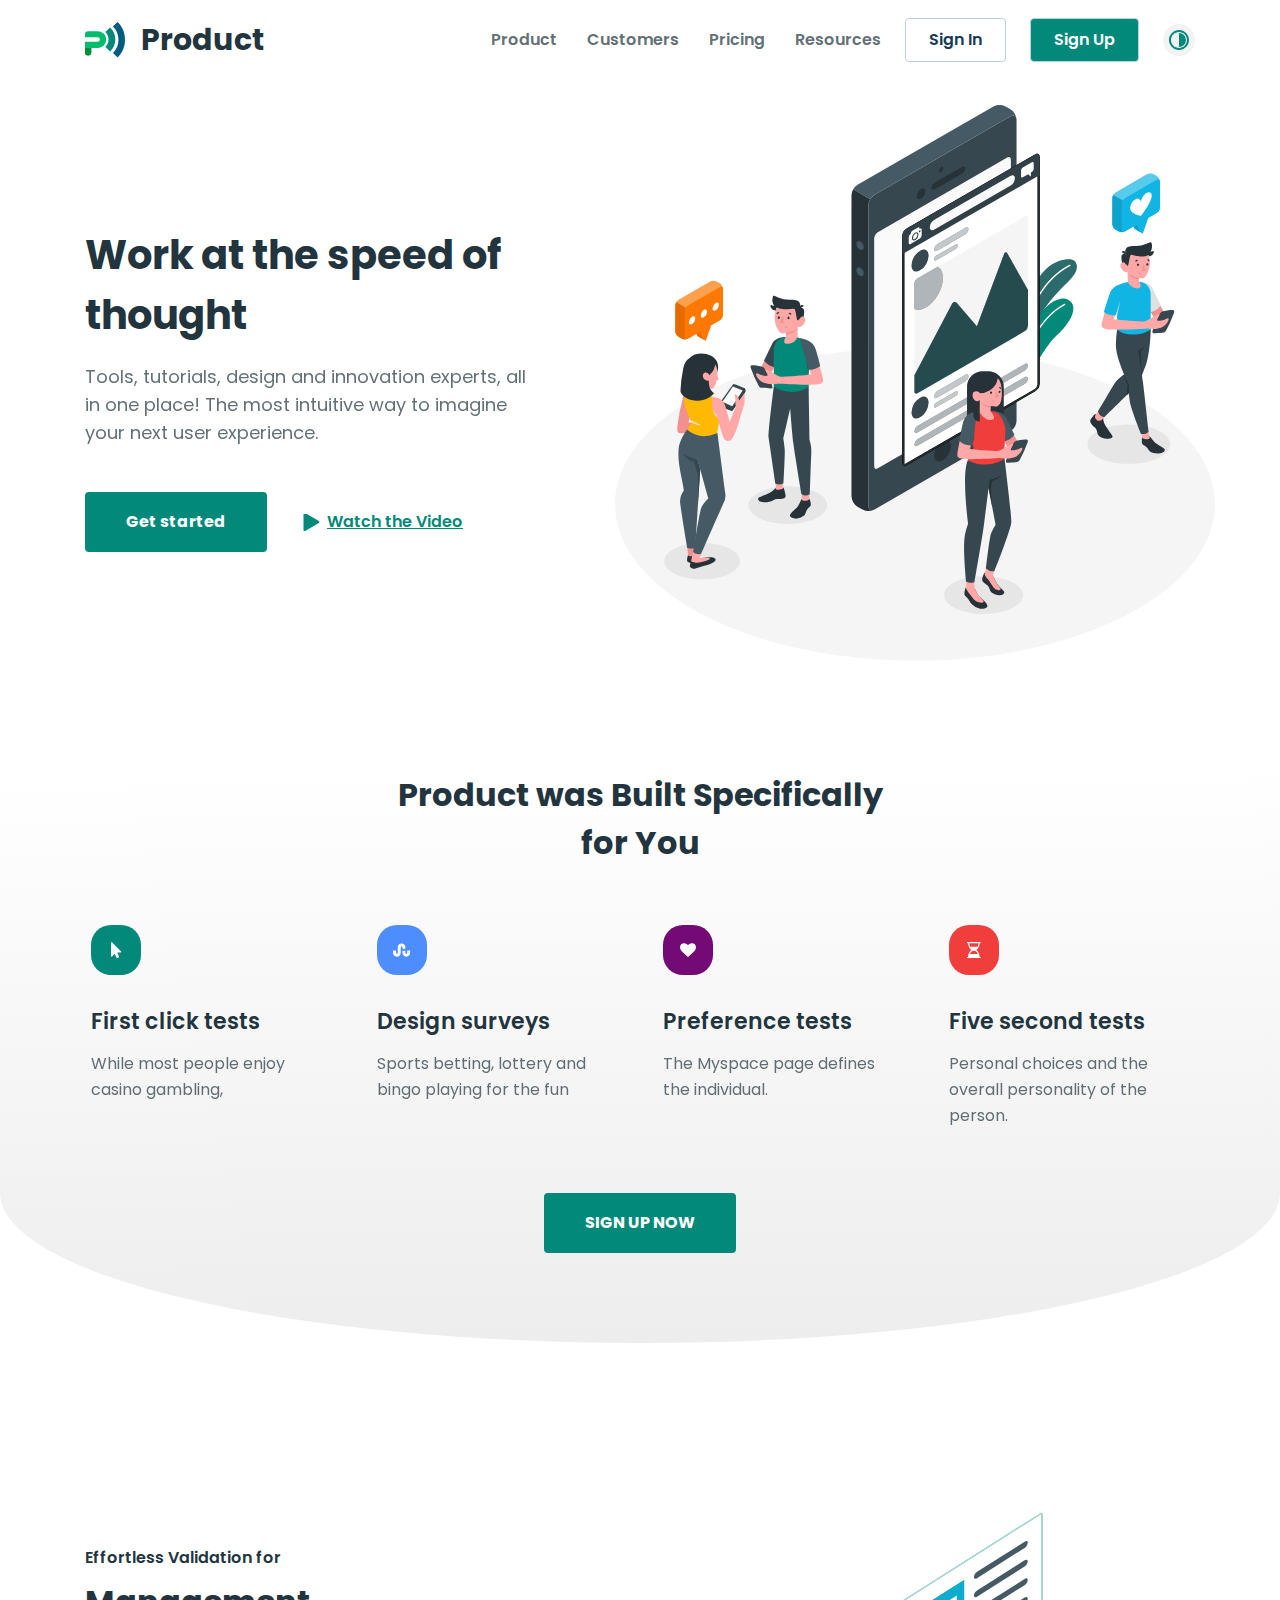
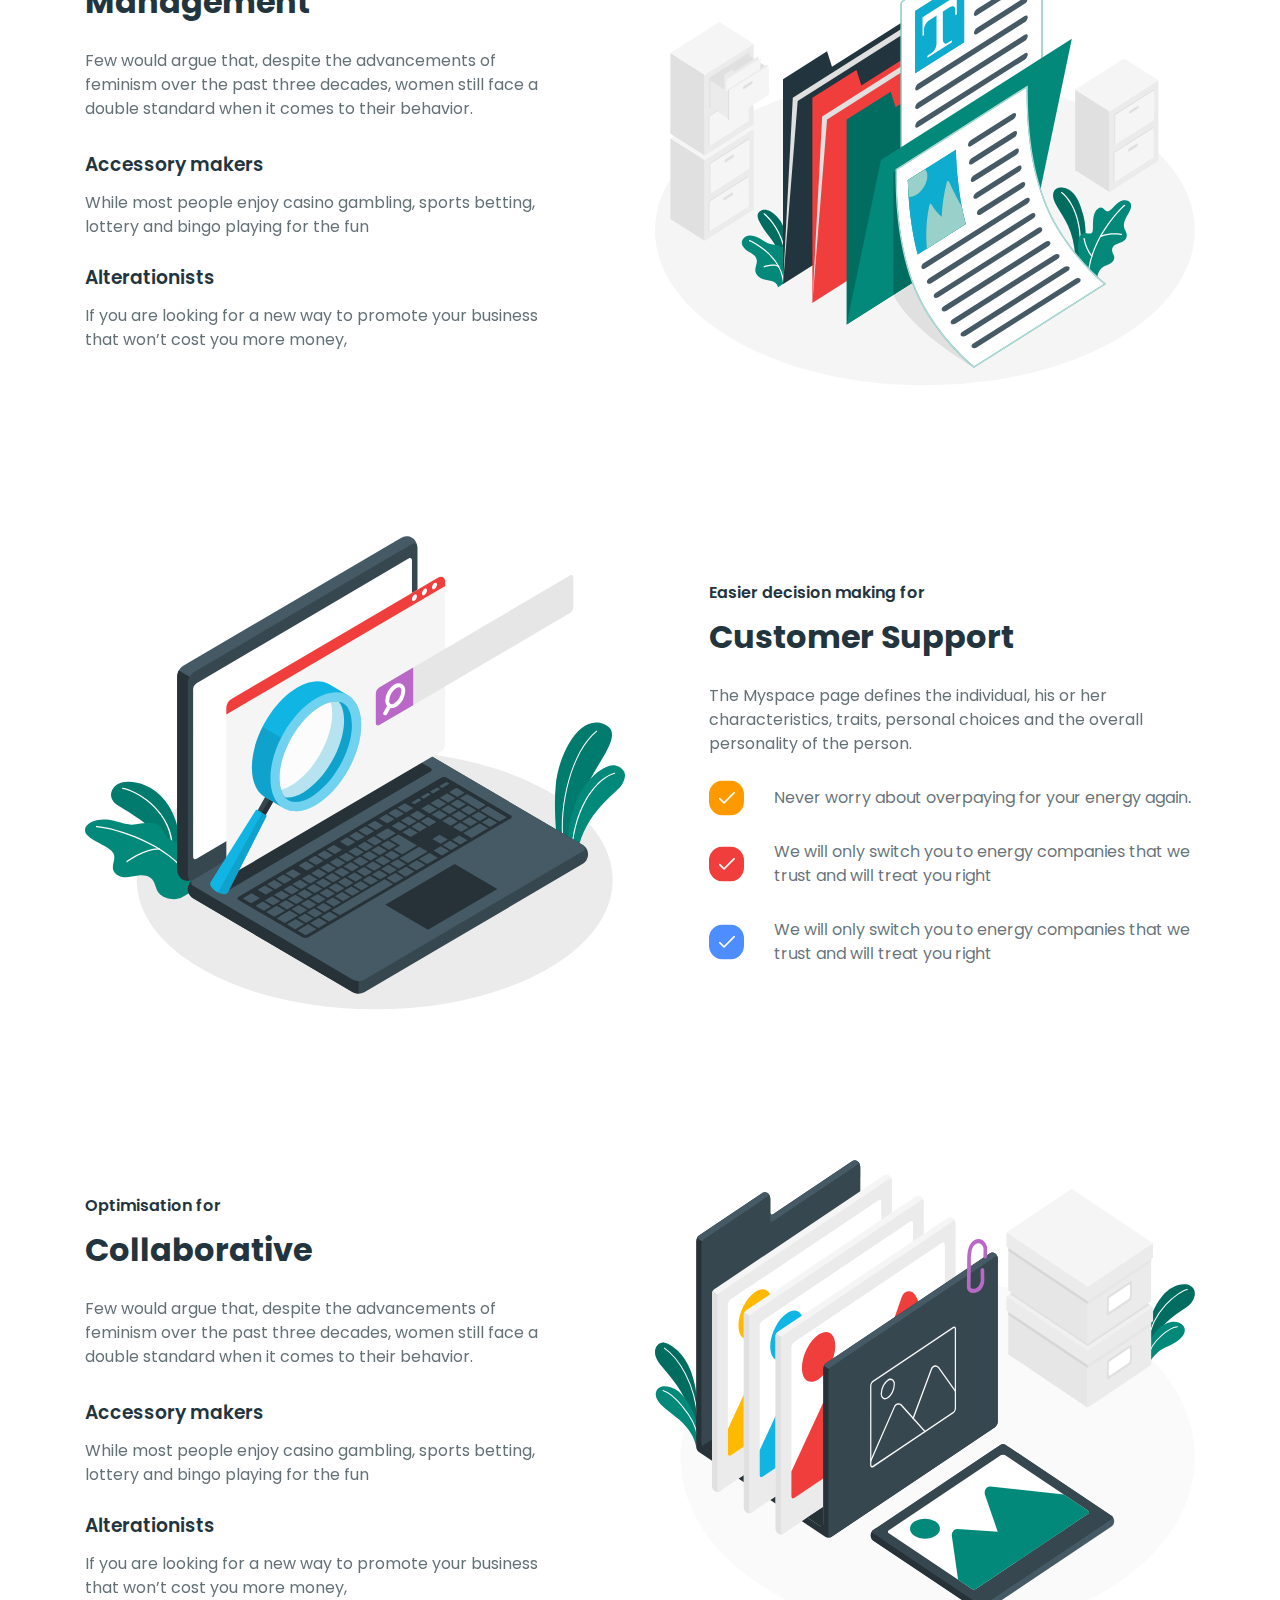
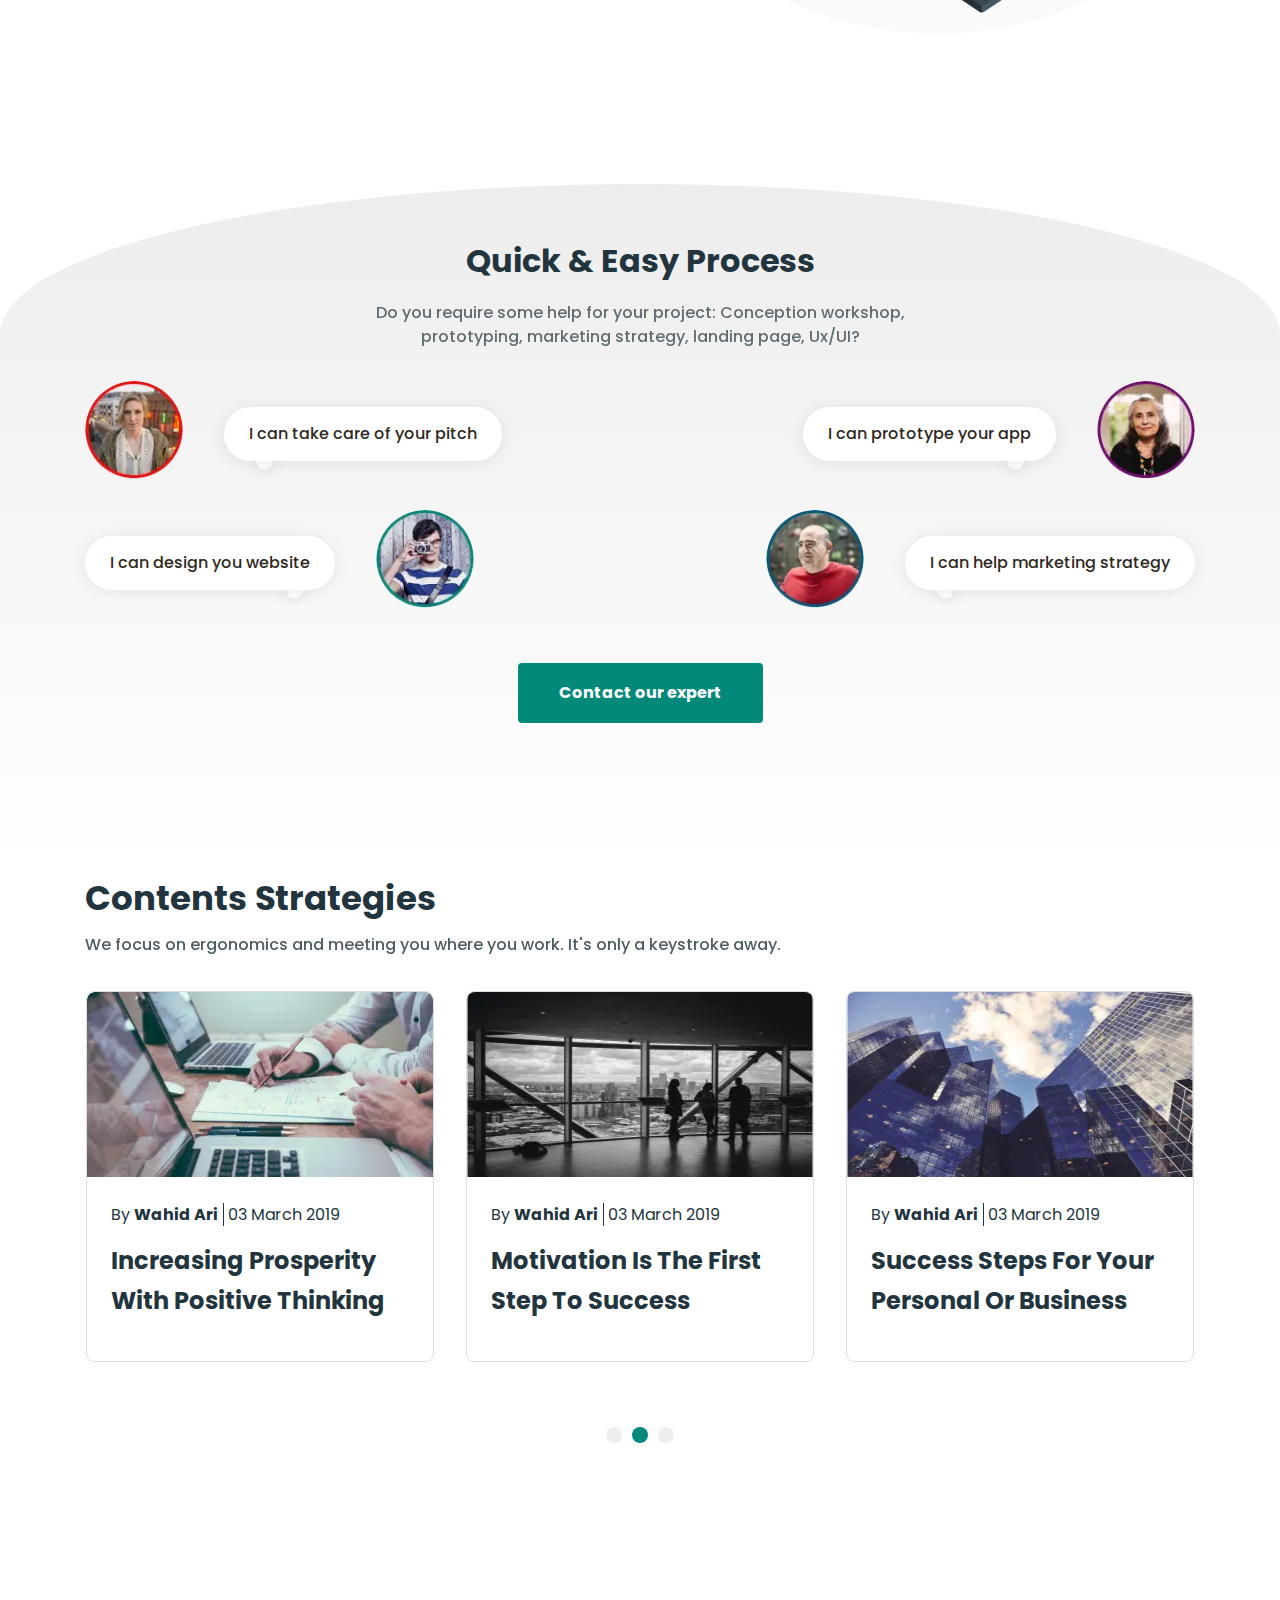
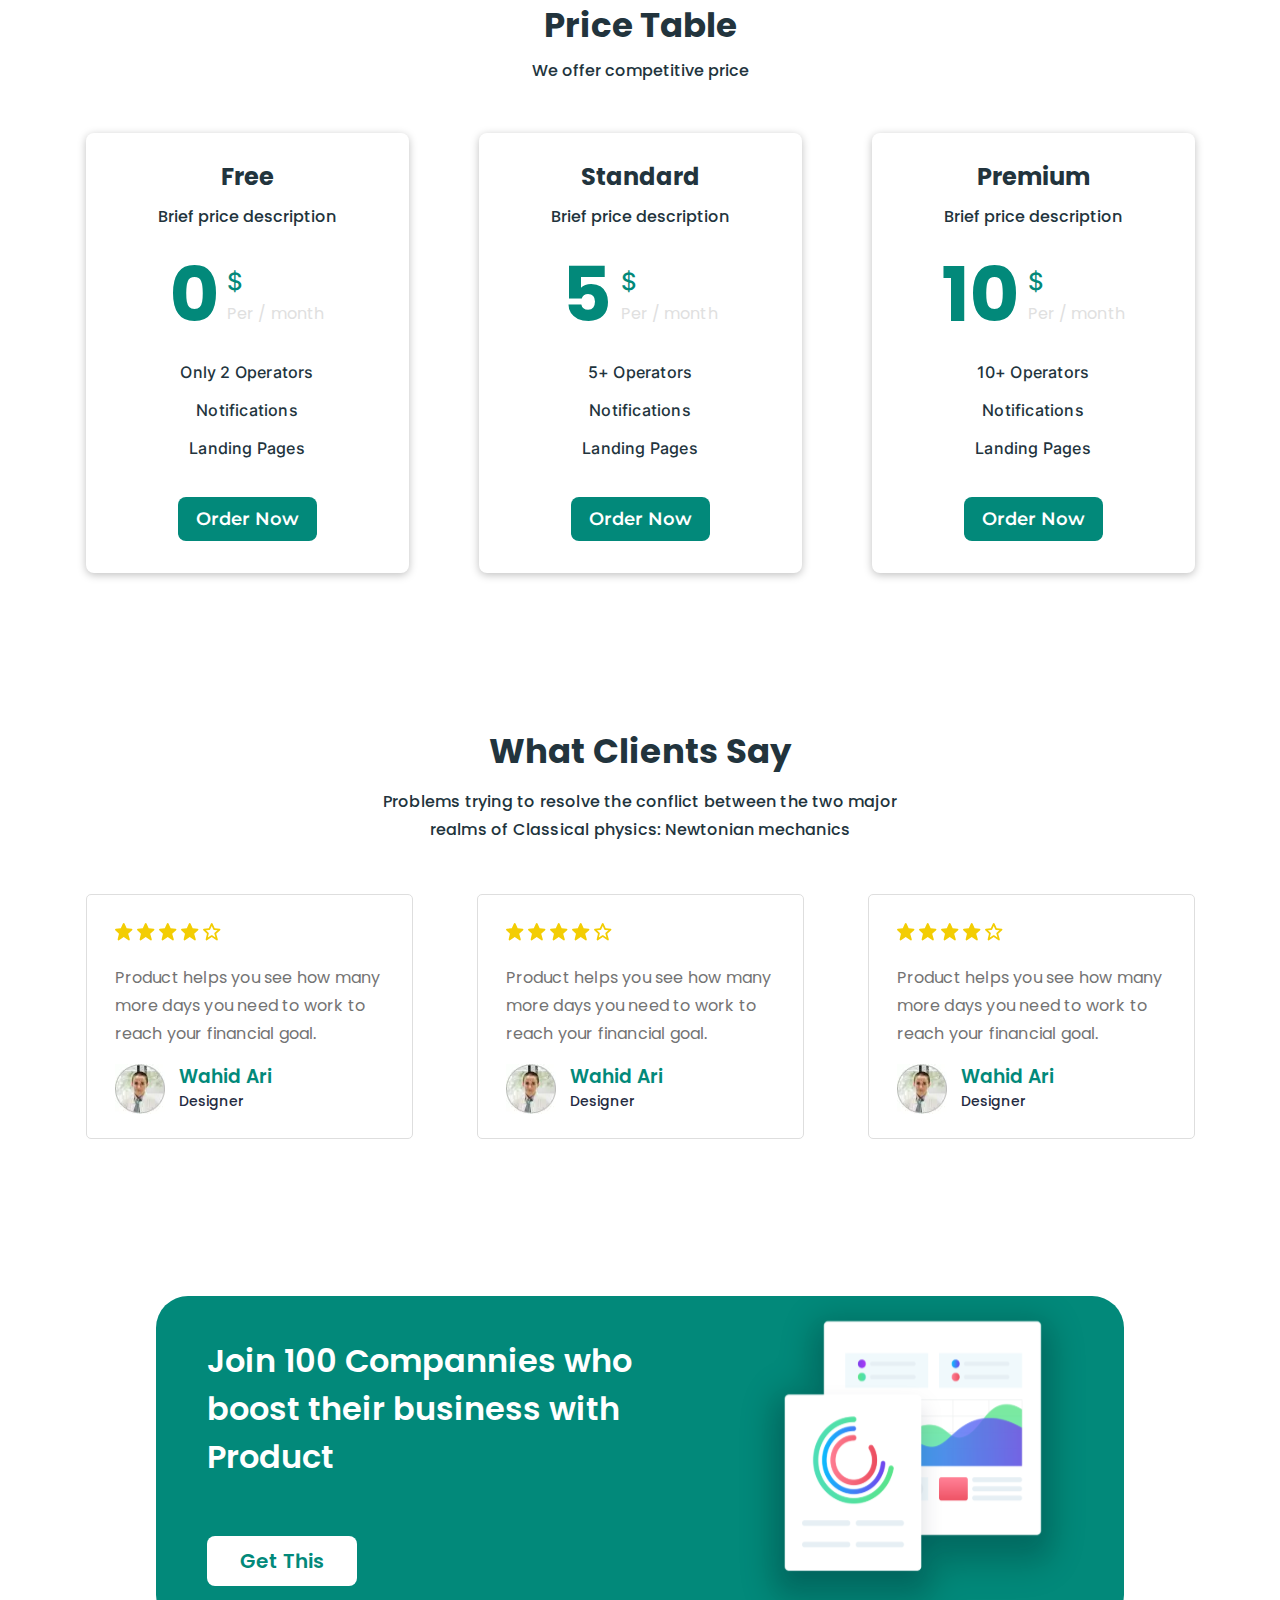
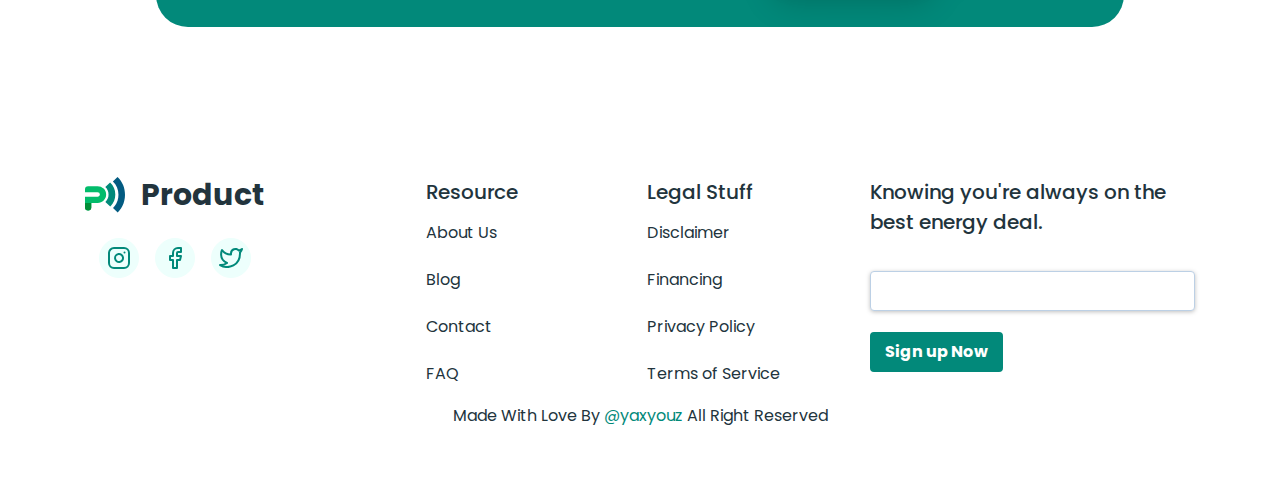
<file: index.html>
<!DOCTYPE html>
<html lang="uz">
<head>
    <meta charset="UTF-8">
    <meta http-equiv="X-UA-Compatible" content="IE=edge">
    <meta name="viewport" content="width=device-width, initial-scale=1.0">
    <title>MyProduct</title>
    <link rel="stylesheet" href="css/main.css">
</head>
<body>
    <h1 class="visually-hidden">MyProduct company</h1>
    <header class="header">
        <div class="container header__container">
            <a class="logo" href="#"><img class="logo__img" src="img/logo.svg" alt="MyProduct logo" width="40" height="36">Product</a>
            <button class="header__burger" type="button">
                <span class="header__burger-inner"></span>
                <span class="visually-hidden">Open/close nav button</span>
            </button>
            <nav class="header__nav">
                <ul class="header__list">
                    <li class="header__item">
                        <a class="header__link" href="#">Product</a>
                    </li>
                    <li class="header__item">
                        <a class="header__link" href="#Customers">Customers</a>
                    </li>
                    <li class="header__item">
                        <a class="header__link" href="pricing.html">Pricing</a>
                    </li>
                    <li class="header__item">
                        <a class="header__link" href="#Resources">Resources</a>
                    </li>
                </ul>
                <div class="header__content">
                    <button class="header__btn-user" type="button"></button>
                    <div class="header__content-btn">
                        <button class="header__btn" type="button">Sign In</button>
                        <button class="header__btn header__btn--up" type="button">Sign Up</button>
                    </div>
                </div>
                <button class="header__btn-toggle" type="button">
                    <span class="visually-hidden">day-night toggle</span>
                </button>
            </nav>
        </div>
    </header>
    <main>
        <div class="intro">
            <div class="container intro__container">
                <div class="intro__content">
                    <p class="intro__title">Work at the speed of thought</p>
                    <p class="intro__descreption">Tools, tutorials, design and innovation experts, all in one place! The most intuitive way to imagine your next user experience.</p>
                    <a class="get-link" href="#">Get started</a>
                    <a class="intro__link" href="#watchthevideo">Watch the Video</a>
                </div>
            </div>
        </div>
        <section class="special">
            <div class="container special__container">
                <p class="special__title">Product  was Built Specifically for You</p>
                <ul class="special__list">
                    <li class="special__item special__item--click">
                        <h3 class="special__item-title">First click tests</h3>
                        <p class="special__item-descreption">While most people enjoy casino gambling,</p>
                    </li>
                    <li class="special__item special__item--surveys">
                        <h3 class="special__item-title">Design surveys</h3>
                        <p class="special__item-descreption">Sports betting, lottery and bingo playing for the fun</p>
                    </li>
                    <li class="special__item special__item--preference">
                        <h3 class="special__item-title">Preference tests</h3>
                        <p class="special__item-descreption">The Myspace page defines the individual.</p>
                    </li>
                    <li class="special__item special__item--second">
                        <h3 class="special__item-title">Five second tests</h3>
                        <p class="special__item-descreption">Personal choices and the overall personality of the person. </p>
                    </li>
                </ul>
                <a class="get-link" href="#SIGNUPNOW">SIGN UP NOW</a>
            </div>
        </section>
        <section class="product">
            <div class="container product__container">
                <ul class="product__list">
                    <li class="product__item">
                        <div class="product__wrapper">
                            <p class="product__item-title">Effortless Validation for</p>
                            <h2 class="product__item-descreption">Management</h2>
                            <p class="product__item-text">Few would argue that, despite the advancements of feminism over the past three decades, women still face a double standard when it comes to their behavior. </p>
                            <h3 class="product__wrapper-title">Accessory makers</h3>
                            <p class="product__wrapper-descreption">While most people enjoy casino gambling, sports betting, lottery and bingo playing for the fun</p>
                            <h3 class="product__wrapper-title">Alterationists</h3>
                            <p class="product__wrapper-descreption product__wrapper-descreption-text">If you are looking for a new way to promote your business that won’t cost you more money, </p>
                        </div>
                        <img class="product__img" src="img/management.svg" alt="management" width="540" height="474">
                    </li>
                    <li class="product__item">
                        <div class="product__wrapper">
                            <p class="product__item-title">Easier decision making for</p>
                            <h2 class="product__item-descreption">Customer Support</h2>
                            <p class="product__item-text">The Myspace page defines the individual, his or her characteristics, traits, personal choices and the overall personality of the person.</p>
                            <ul class="product__wrapper-list">
                                <li class="product__wrapper-item product__wrapper-item--orange">
                                    Never worry about overpaying for your energy again. 
                                </li>
                                <li class="product__wrapper-item product__wrapper-item--red">
                                    We will only switch you to energy companies that we trust and will treat you right
                                </li>
                                <li class="product__wrapper-item product__wrapper-item--blue">
                                    We will only switch you to energy companies that we trust and will treat you right 
                                </li>
                            </ul>
                        </div>
                        <img class="product__img" src="img/support.svg" alt="support" width="540" height="474">
                    </li>
                    <li class="product__item">
                        <div class="product__wrapper">
                            <p class="product__item-title">Optimisation for</p>
                            <h2 class="product__item-descreption">Collaborative</h2>
                            <p class="product__item-text">Few would argue that, despite the advancements of feminism over the past three decades, women still face a double standard when it comes to their behavior. </p>
                            <h3 class="product__wrapper-title">Accessory makers</h3>
                            <p class="product__wrapper-descreption">While most people enjoy casino gambling, sports betting, lottery and bingo playing for the fun</p>
                            <h3 class="product__wrapper-title">Alterationists</h3>
                            <p class="product__wrapper-descreption product__wrapper-descreption-text">If you are looking for a new way to promote your business that won’t cost you more money, </p>
                        </div>
                        <img class="product__img" src="img/collaborative.svg" alt="collaborative" width="540" height="474">
                    </li>
                </ul>
            </div>
        </section>
        <section class="process">
            <div class="container process__container">
                <h2 class="process__title">Quick & Easy Process</h2>
                <p class="process__descreption">Do you require some help for your project: Conception workshop, prototyping, marketing strategy, landing page, Ux/UI?</p>
                <ul class="process__list">
                    <li class="process__item">
                        <picture>
                            <source type="image/webp" srcset="img/pitch@2x.webp 2x, img/pitch.webp 1x">
                            <img class="process__img" src="img/pitch.jpg" srcset="img/pitch@2x.jpg 2x, img/pitch.jpg" alt="pitch" width="98" height="98">
                        </picture>
                        <blockquote class="process__item-title">I can take care of your pitch</blockquote>
                    </li>
                    <li class="process__item">
                        <picture>
                            <source type="image/webp" srcset="img/app@2x.webp 2x, img/app.webp 1x">
                            <img class="process__img" src="img/app.jpg" srcset="img/app@2x.jpg 2x, img/app.jpg" alt="app" width="98" height="98">
                        </picture>
                        <blockquote class="process__item-title process__item-title-after">I can prototype your app</blockquote>
                    </li>
                    <li class="process__item">
                        <picture>
                            <source type="image/webp" srcset="img/design@2x.webp 2x, img/design.webp 1x">
                            <img class="process__img" src="img/design.jpg" srcset="img/design@2x.jpg 2x, img/design.jpg" alt="design" width="98" height="98">
                        </picture>
                        <blockquote class="process__item-title process__item-title-after">I can design you website</blockquote>
                    </li>
                    <li class="process__item">
                        <picture>
                            <source type="image/webp" srcset="img/strategy@2x.webp 2x, img/strategy.webp 1x">
                            <img class="process__img" src="img/strategy.jpg" srcset="img/strategy@2x.jpg 2x, img/strategy.jpg" alt="strategy" width="98" height="98">
                        </picture>
                        <blockquote class="process__item-title">I can help marketing strategy</blockquote>
                    </li>
                </ul>
                <a class="get-link" href="#Contactourexpert">Contact our expert</a>
            </div>
        </section>
        <section class="contents">
            <div class="container contents__container">
                <h2 class="contents__title">Contents Strategies</h2>
                <p class="contents__descreption">We focus on ergonomics and meeting you where you work. It's only a keystroke away. </p>
                <ul class="contents__list">
                    <li class="contents__item">
                        <picture>
                            <source type="image/webp" srcset="img/thinking@2x.webp 2x, img/thinking.webp 1x">
                            <img class="contents__img" src="img/thinking.jpg" srcset="img/thinking@2x.jpg 2x, img/thinking.jpg" alt="thinking" width="348" height="185">
                        </picture>
                        <div class="contents__content">
                            <p class="contents__content-title">By <span class="contents__content-span">Wahid Ari</span>
                                <time datetime="2019-03-03">03 March 2019</time>
                            </p>
                            <p class="contents__content-descreption">Increasing Prosperity With Positive Thinking</p>
                        </div>
                    </li>
                    <li class="contents__item">
                        <picture>
                            <source type="image/webp" srcset="img/success@2x.webp 2x, img/success.webp 1x">
                            <img class="contents__img" src="img/success.jpg" srcset="img/success@2x.jpg 2x, img/success.jpg" alt="success" width="348" height="185">
                        </picture>
                        <div class="contents__content">
                            <p class="contents__content-title">By <span class="contents__content-span">Wahid Ari</span>
                                <time datetime="2019-03-03">03 March 2019</time>
                            </p>
                            <p class="contents__content-descreption">Motivation Is The First Step To Success</p>
                        </div>
                    </li>
                    <li class="contents__item">
                        <picture>
                            <source type="image/webp" srcset="img/business@2x.webp 2x, img/business.webp 1x">
                            <img class="contents__img" src="img/business.jpg" srcset="img/business@2x.jpg 2x, img/business.jpg" alt="business" width="348" height="185">
                        </picture>
                        <div class="contents__content">
                            <p class="contents__content-title">By <span class="contents__content-span">Wahid Ari</span>
                                <time datetime="2019-03-03">03 March 2019</time>
                            </p>
                            <p class="contents__content-descreption">Success Steps For Your Personal Or Business</p>
                        </div>
                    </li>
                </ul>
                <ul class="contents__btn-list">
                    <li class="contents__btn-item">
                        <button class="contents__btn-button"></button>
                    </li>
                    <li class="contents__btn-item">
                        <button class="contents__btn-button contents__btn-button-active"></button>
                    </li>
                    <li class="contents__btn-item">
                        <button class="contents__btn-button"></button>
                    </li>
                </ul>
            </div>
        </section>
        <section class="price">
            <div class="container price__container">
                <h2 class="price__title">Price Table</h2>
                <p class="price__descreption">We offer competitive price</p>
                <ul class="price__list">
                    <li class="price__item">
                        <h3 class="price__item-title">Free</h3>
                        <p class="price__item-descreption">Brief price description</p>
                        <div class="price__content">
                            <p class="price__content-money">0</p>
                            <div class="price__content-per">
                                <p class="price__content-dollar">$</p>
                                <p class="price__content-month">Per / month</p>
                            </div>
                        </div>
                        <ul class="price__pages-list">
                            <li class="price__pages__item">Only 2 Operators</li>
                            <li class="price__pages__item">Notifications</li>
                            <li class="price__pages__item">Landing Pages</li>
                        </ul>
                        <a class="price__link" href="#OrderNow">Order Now</a>
                    </li>
                    <li class="price__item">
                        <h3 class="price__item-title">Standard</h3>
                        <p class="price__item-descreption">Brief price description</p>
                        <div class="price__content">
                            <p class="price__content-money">5</p>
                            <div class="price__content-per">
                                <p class="price__content-dollar">$</p>
                                <p class="price__content-month">Per / month</p>
                            </div>
                        </div>
                        <ul class="price__pages-list">
                            <li class="price__pages__item">5+ Operators</li>
                            <li class="price__pages__item">Notifications</li>
                            <li class="price__pages__item">Landing Pages</li>
                        </ul>
                        <a class="price__link" href="#OrderNow">Order Now</a>
                    </li>
                    <li class="price__item">
                        <h3 class="price__item-title">Premium</h3>
                        <p class="price__item-descreption">Brief price description</p>
                        <div class="price__content">
                            <p class="price__content-money">10</p>
                            <div class="price__content-per">
                                <p class="price__content-dollar">$</p>
                                <p class="price__content-month">Per / month</p>
                            </div>
                        </div>
                        <ul class="price__pages-list">
                            <li class="price__pages__item">10+ Operators</li>
                            <li class="price__pages__item">Notifications</li>
                            <li class="price__pages__item">Landing Pages</li>
                        </ul>
                        <a class="price__link" href="#OrderNow">Order Now</a>
                    </li>
                </ul>
            </div>
        </section>
        <section class="clients">
            <div class="container clients__container">
                <h2 class="clients__title">What Clients Say</h2>
                <p class="clients__descreption">Problems trying to resolve the conflict between 
                    the two major realms of Classical physics: Newtonian mechanics </p>
                <ul class="clients__list">
                    <li class="clients__item">
                        <ul class="clients__star-list">
                            <li class="clients__star-item">
                                <img src="img/star-yellow.svg" alt="star-yellow" width="18" height="18">
                            </li>
                            <li class="clients__star-item">
                                <img src="img/star-yellow.svg" alt="star-yellow" width="18" height="18">
                            </li>
                            <li class="clients__star-item">
                                <img src="img/star-yellow.svg" alt="star-yellow" width="18" height="18">
                            </li>
                            <li class="clients__star-item">
                                <img src="img/star-yellow.svg" alt="star-yellow" width="18" height="18">
                            </li>
                            <li class="clients__star-item">
                                <img src="img/star-white.svg" alt="star-white" width="18" height="18">
                            </li>
                        </ul>
                        <p class="clients__item-title">Product helps you see how many more days you need to work to reach your financial goal.</p>
                        <div class="clients__content">
                            <picture>
                                <source type="image/webp" srcset="img/wahid@2x.webp 2x, img/wahid.webp 1x">
                                <img class="clients__img" src="img/wahid.jpg" srcset="img/wahid@2x.jpg 2x, img/wahid.jpg" alt="wahid" width="50" height="50">
                            </picture>
                            <div class="clients__content-designer">
                                <h3 class="clients__content-title">Wahid Ari</h3>
                                <p class="clients__content-descreption">Designer</p>
                            </div>
                        </div>
                    </li>
                    <li class="clients__item">
                        <ul class="clients__star-list">
                            <li class="clients__star-item">
                                <img src="img/star-yellow.svg" alt="star-yellow" width="18" height="18">
                            </li>
                            <li class="clients__star-item">
                                <img src="img/star-yellow.svg" alt="star-yellow" width="18" height="18">
                            </li>
                            <li class="clients__star-item">
                                <img src="img/star-yellow.svg" alt="star-yellow" width="18" height="18">
                            </li>
                            <li class="clients__star-item">
                                <img src="img/star-yellow.svg" alt="star-yellow" width="18" height="18">
                            </li>
                            <li class="clients__star-item">
                                <img src="img/star-white.svg" alt="star-white" width="18" height="18">
                            </li>
                        </ul>
                        <p class="clients__item-title">Product helps you see how many more days you need to work to reach your financial goal.</p>
                        <div class="clients__content">
                            <picture>
                                <source type="image/webp" srcset="img/wahid@2x.webp 2x, img/wahid.webp 1x">
                                <img class="clients__img" src="img/wahid.jpg" srcset="img/wahid@2x.jpg 2x, img/wahid.jpg" alt="wahid" width="50" height="50">
                            </picture>
                            <div class="clients__content-designer">
                                <h3 class="clients__content-title">Wahid Ari</h3>
                                <p class="clients__content-descreption">Designer</p>
                            </div>
                        </div>
                    </li>
                    <li class="clients__item">
                        <ul class="clients__star-list">
                            <li class="clients__star-item">
                                <img src="img/star-yellow.svg" alt="star-yellow" width="18" height="18">
                            </li>
                            <li class="clients__star-item">
                                <img src="img/star-yellow.svg" alt="star-yellow" width="18" height="18">
                            </li>
                            <li class="clients__star-item">
                                <img src="img/star-yellow.svg" alt="star-yellow" width="18" height="18">
                            </li>
                            <li class="clients__star-item">
                                <img src="img/star-yellow.svg" alt="star-yellow" width="18" height="18">
                            </li>
                            <li class="clients__star-item">
                                <img src="img/star-white.svg" alt="star-white" width="18" height="18">
                            </li>
                        </ul>
                        <p class="clients__item-title">Product helps you see how many more days you need to work to reach your financial goal.</p>
                        <div class="clients__content">
                            <picture>
                                <source type="image/webp" srcset="img/wahid@2x.webp 2x, img/wahid.webp 1x">
                                <img class="clients__img" src="img/wahid.jpg" srcset="img/wahid@2x.jpg 2x, img/wahid.jpg" alt="wahid" width="50" height="50">
                            </picture>
                            <div class="clients__content-designer">
                                <h3 class="clients__content-title">Wahid Ari</h3>
                                <p class="clients__content-descreption">Designer</p>
                            </div>
                        </div>
                    </li>
                </ul>
            </div>
        </section>
        <div class="cta">
            <div class="container cta__container">
                <div class="cta__wrapper">
                    <div class="cta__content">
                        <p class="cta__title">Join 100 Compannies who boost their business with Product</p>
                        <a class="cta__link" href="#GetThis">Get This</a>
                    </div>
                    <img class="cta__img" src="img/cta-img.svg" alt="cta" width="351" height="331">
                </div>
            </div>
        </div>
    </main>
    <footer class="footer">
        <div class="container footer__container">
            <div class="footer__wrapper">
                <div class="footer__content">
                    <a class="logo" href="#"><img class="logo__img" src="img/logo.svg" alt="MyProduct logo" width="40" height="36">Product</a>
                    <ul class="footer__icon-list">
                        <li class="footer__icon-item">
                            <a class="footer__icon-link footer__icon-link-instagram" target="_blank" href="https://www.instagram.com/"></a>
                        </li>
                        <li class="footer__icon-item">
                            <a class="footer__icon-link footer__icon-link-facebook" target="_blank" href="https://www.facebook.com/"></a>
                        </li>
                        <li class="footer__icon-item">
                            <a class="footer__icon-link footer__icon-link-twitter" target="_blank" href="https://www.twitter.com/"></a>
                        </li>
                    </ul>
                </div>
                <ul class="footer__list">
                    <li class="footer__item">
                        <h3 class="footer__item-title">Resource</h3>
                        <ul class="footer__item-list">
                            <li class="footer__item-item">
                                <a class="footer__item-link" href="#AboutUs">About Us</a>
                            </li>
                            <li class="footer__item-item">
                                <a class="footer__item-link" href="#Blog">Blog</a>
                            </li>
                            <li class="footer__item-item">
                                <a class="footer__item-link" href="#Contact">Contact</a>
                            </li>
                            <li class="footer__item-item">
                                <a class="footer__item-link" href="#FAQ">FAQ</a>
                            </li>
                        </ul>
                    </li>
                    <li class="footer__item">
                        <h3 class="footer__item-title">Legal Stuff</h3>
                        <ul class="footer__item-list">
                            <li class="footer__item-item">
                                <a class="footer__item-link" href="#Disclaimer">Disclaimer</a>
                            </li>
                            <li class="footer__item-item">
                                <a class="footer__item-link" href="#Financing">Financing</a>
                            </li>
                            <li class="footer__item-item">
                                <a class="footer__item-link" href="#PrivacyPolicy">Privacy Policy</a>
                            </li>
                            <li class="footer__item-item">
                                <a class="footer__item-link" href="#TermsofService">Terms of Service</a>
                            </li>
                        </ul>
                    </li>
                </ul>
                <div class="footer__form-content">
                    <p class="footer__form-title">Knowing you're always on the best energy deal. 
                    </p>
                    <form class="footer__form" method="get">
                        <input class="footer__form-input" required type="email" name="email">
                        <button class="footer__btn" type="submit">Sign up Now</button>
                    </form>
                </div>
            </div>
            <p class="footer__descreption">Made With Love By <a class="footer__link" target="_blank" href="https://yaxyouz.netlify.app/" >@yaxyouz</a> All Right Reserved 
            </p>
        </div>
    </footer>
    <script src="js/main.js"></script>
</body>
</html>
</file>
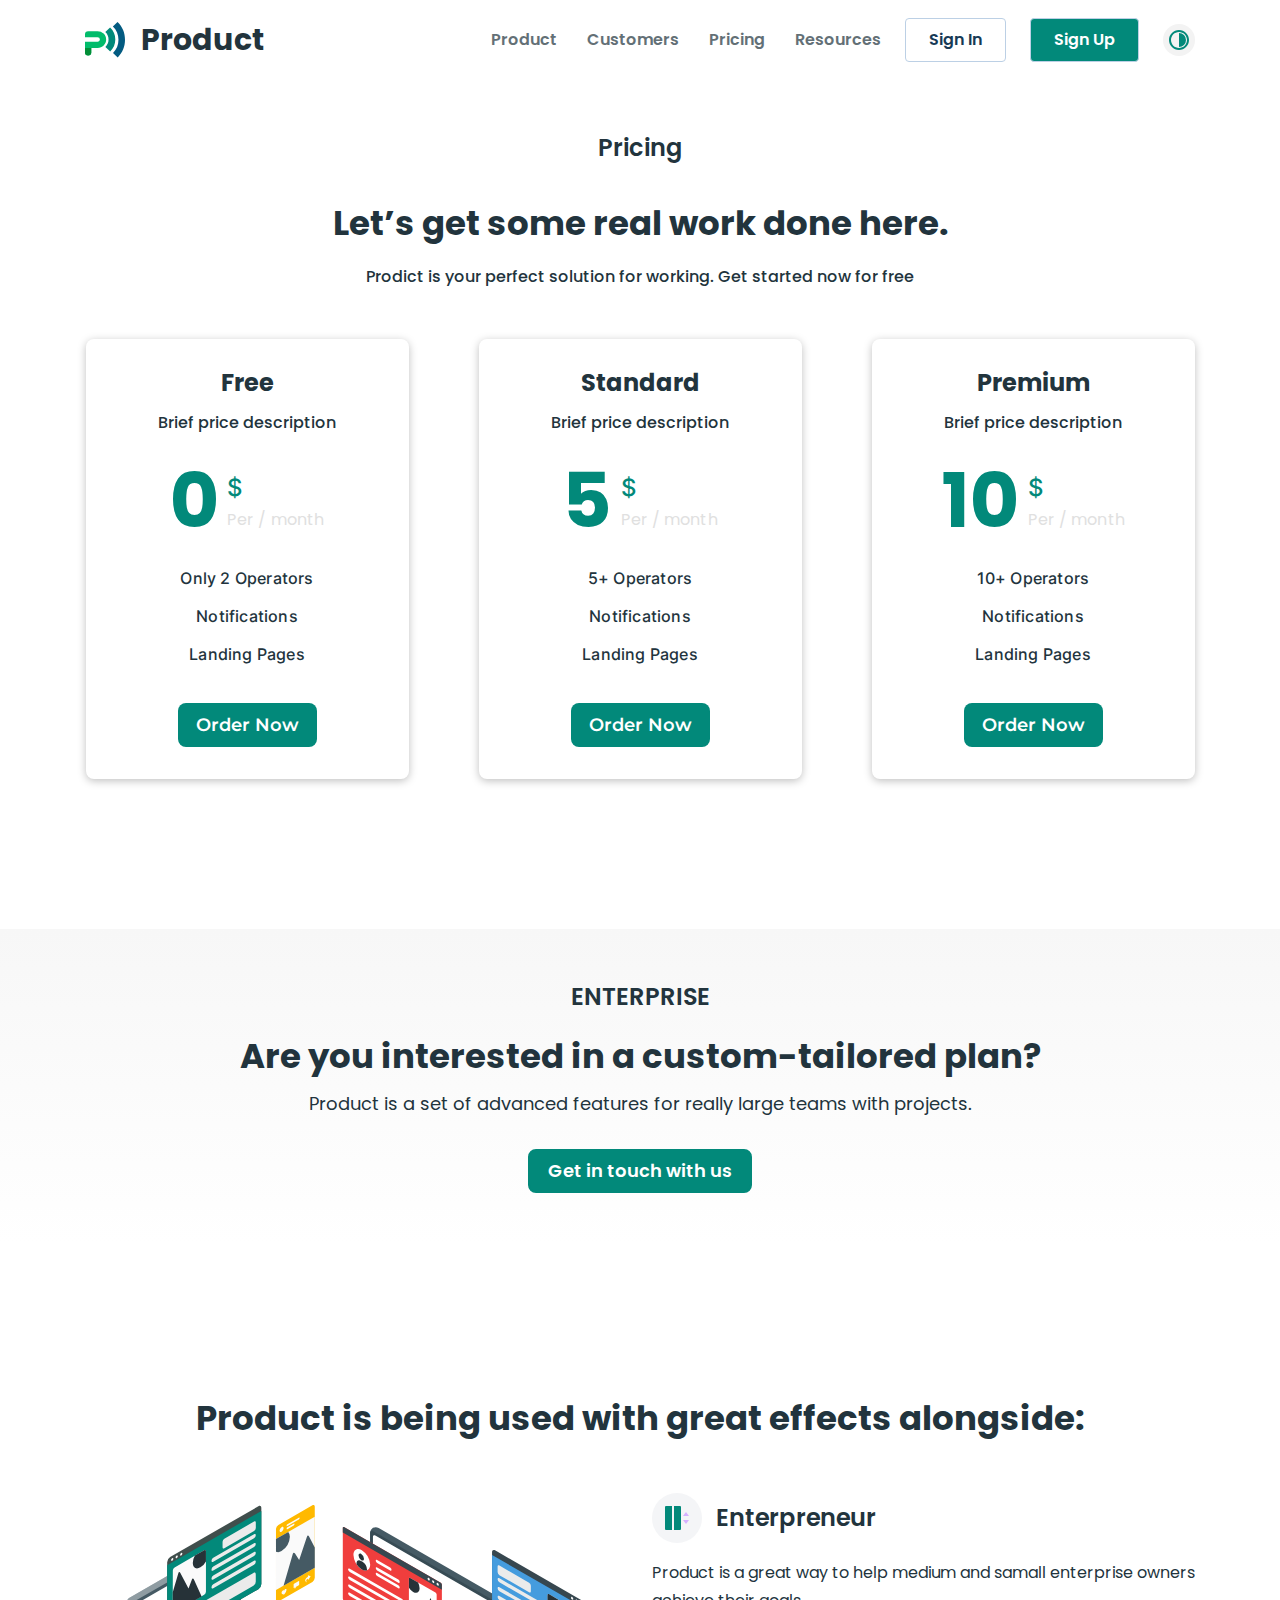
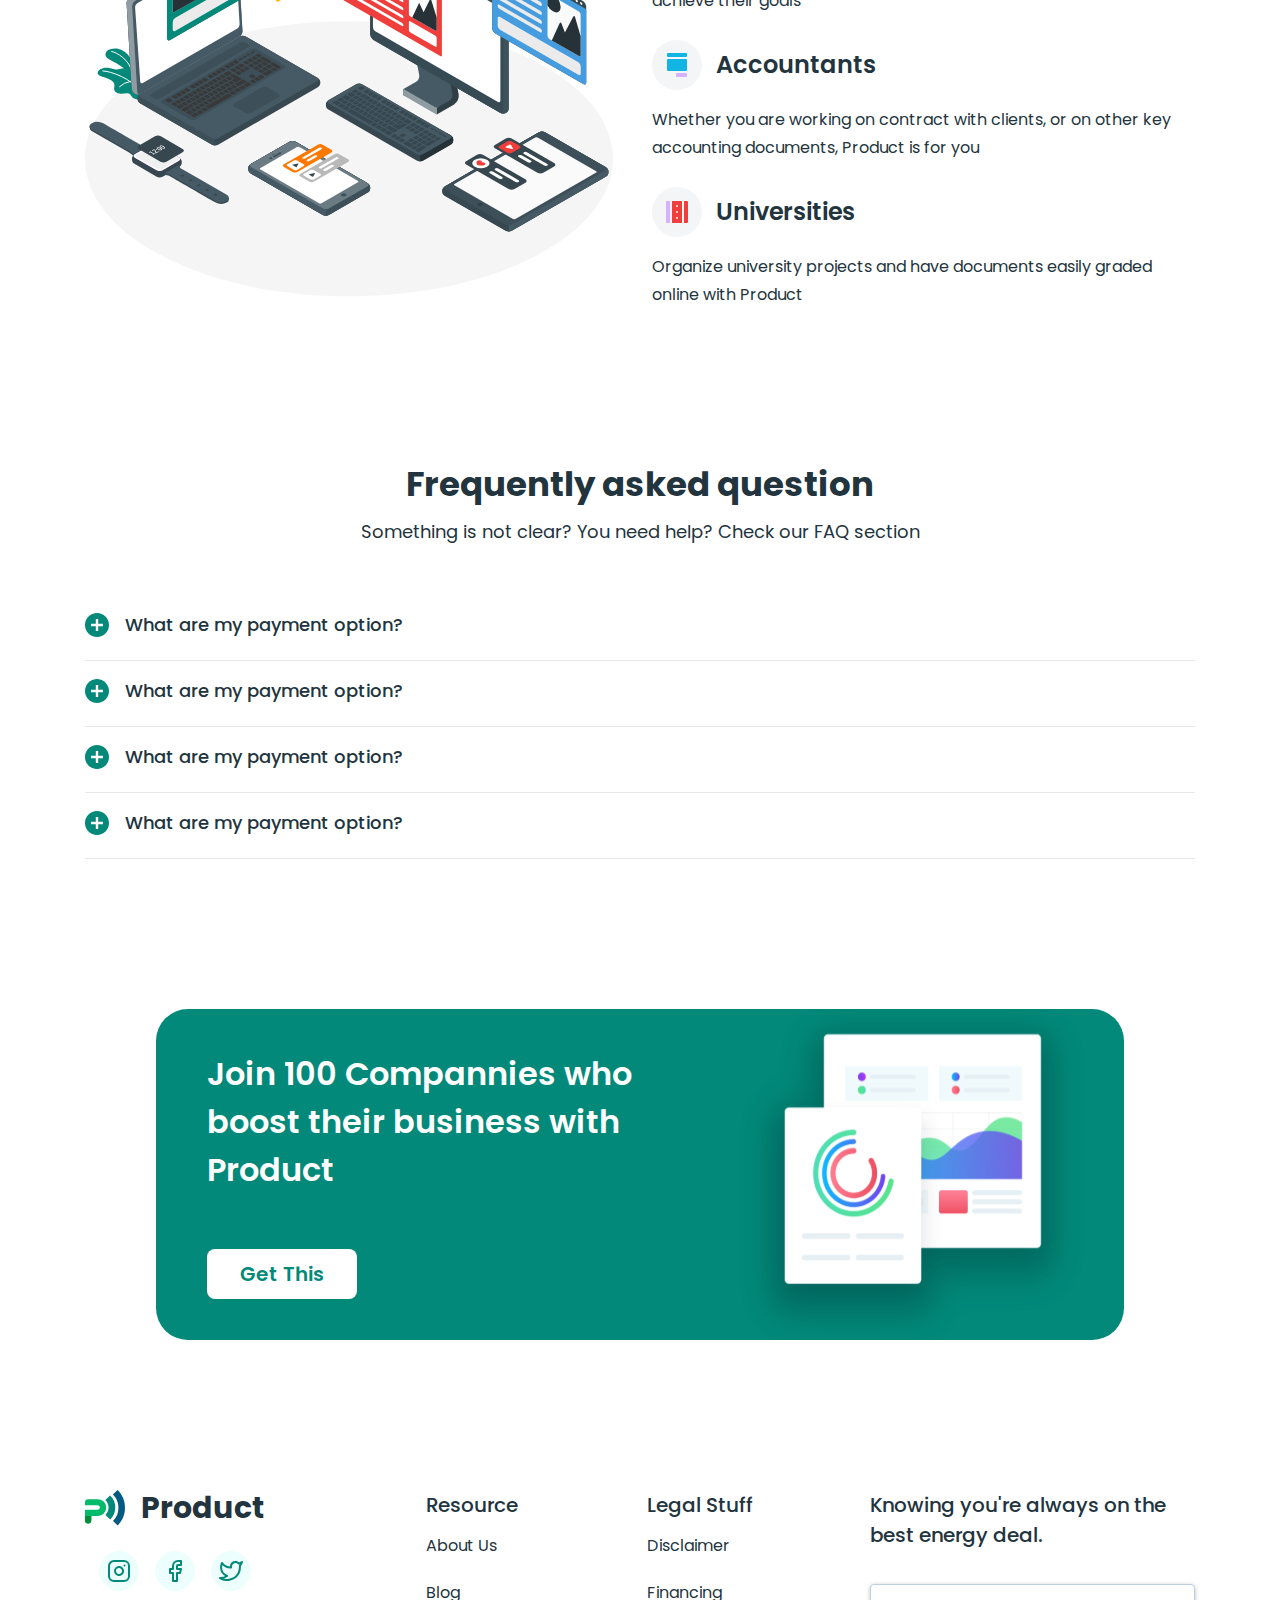
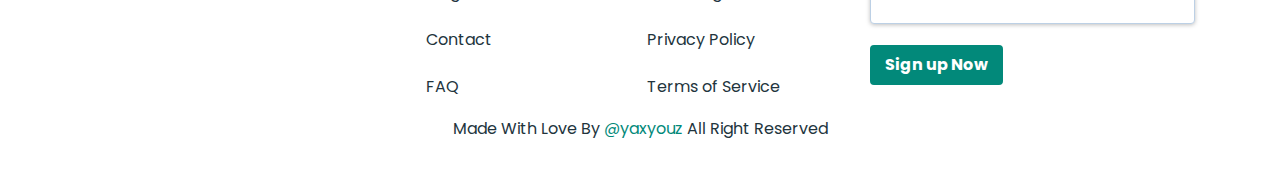
<file: pricing.html>
<!DOCTYPE html>
<html lang="uz">
<head>
  <meta charset="UTF-8">
  <meta http-equiv="X-UA-Compatible" content="IE=edge">
  <meta name="viewport" content="width=device-width, initial-scale=1.0">
  <title>Pricing</title>
  <link rel="stylesheet" href="css/main.css">
</head>
<body>
  <h1 class="visually-hidden">pricing page</h1>
  <header class="header">
        <div class="container header__container">
            <a class="logo" href="#"><img class="logo__img" src="img/logo.svg" alt="MyProduct logo" width="40" height="36">Product</a>
            <button class="header__burger" type="button">
                <span class="header__burger-inner"></span>
                <span class="visually-hidden">Open/close nav button</span>
            </button>
            <nav class="header__nav">
                <ul class="header__list">
                    <li class="header__item">
                        <a class="header__link" href="index.html">Product</a>
                    </li>
                    <li class="header__item">
                        <a class="header__link" href="#Customers">Customers</a>
                    </li>
                    <li class="header__item">
                        <a class="header__link" href="#">Pricing</a>
                    </li>
                    <li class="header__item">
                        <a class="header__link" href="#Resources">Resources</a>
                    </li>
                </ul>
                <div class="header__content">
                    <button class="header__btn-user" type="button"></button>
                    <div class="header__content-btn">
                        <button class="header__btn" type="button">Sign In</button>
                        <button class="header__btn header__btn--up" type="button">Sign Up</button>
                    </div>
                </div>
                <button class="header__btn-toggle" type="button">
                    <span class="visually-hidden">day-night toggle</span>
                </button>
            </nav>
        </div>
    </header>
    <main>
      <section class="price">
            <div class="container price__container price__container--pricing">
              <h2 class="price__title-pricing">Pricing</h2>
                <p class="price__title">Let’s get some real work done here.</p>
                <p class="price__descreption price__descreption--pricing">Prodict is your perfect solution for working. Get started now for free</p>
                <ul class="price__list">
                    <li class="price__item">
                        <h3 class="price__item-title">Free</h3>
                        <p class="price__item-descreption">Brief price description</p>
                        <div class="price__content">
                            <p class="price__content-money">0</p>
                            <div class="price__content-per">
                                <p class="price__content-dollar">$</p>
                                <p class="price__content-month">Per / month</p>
                            </div>
                        </div>
                        <ul class="price__pages-list">
                            <li class="price__pages__item">Only 2 Operators</li>
                            <li class="price__pages__item">Notifications</li>
                            <li class="price__pages__item">Landing Pages</li>
                        </ul>
                        <a class="price__link" href="#OrderNow">Order Now</a>
                    </li>
                    <li class="price__item">
                        <h3 class="price__item-title">Standard</h3>
                        <p class="price__item-descreption">Brief price description</p>
                        <div class="price__content">
                            <p class="price__content-money">5</p>
                            <div class="price__content-per">
                                <p class="price__content-dollar">$</p>
                                <p class="price__content-month">Per / month</p>
                            </div>
                        </div>
                        <ul class="price__pages-list">
                            <li class="price__pages__item">5+ Operators</li>
                            <li class="price__pages__item">Notifications</li>
                            <li class="price__pages__item">Landing Pages</li>
                        </ul>
                        <a class="price__link" href="#OrderNow">Order Now</a>
                    </li>
                    <li class="price__item">
                        <h3 class="price__item-title">Premium</h3>
                        <p class="price__item-descreption">Brief price description</p>
                        <div class="price__content">
                            <p class="price__content-money">10</p>
                            <div class="price__content-per">
                                <p class="price__content-dollar">$</p>
                                <p class="price__content-month">Per / month</p>
                            </div>
                        </div>
                        <ul class="price__pages-list">
                            <li class="price__pages__item">10+ Operators</li>
                            <li class="price__pages__item">Notifications</li>
                            <li class="price__pages__item">Landing Pages</li>
                        </ul>
                        <a class="price__link" href="#OrderNow">Order Now</a>
                    </li>
                </ul>
            </div>
        </section>
        <section class="enterprise">
          <div class="container enterprise__container">
            <h2 class="enterprise__title">ENTERPRISE</h2>
            <p class="enterprise__descreption">Are you interested  in a custom-tailored plan?</p>
            <p class="enterprise__text">Product is a set of advanced features for really large teams with projects.</p>
            <a href="#Getintouchwithus" class="enterprise__link">Get in touch with us</a>
          </div>
        </section>
        <section class="effect">
          <div class="container effect__container">
            <p class="effect__title">Product is being used with great effects alongside:</p>
            <div class="effect__wrapper">
              <picture>
                <source media="(max-width: 729px)" srcset="img/effect-img-mobile.svg">
                <img class="effect__img" 
                  src="img/effect-img.svg" 
                  alt="effect-img" 
                  width="528" height="392">
              </picture>
              <ul class="effect__list">
                <li class="effect__item">
                  <h3 class="effect__item-title effect__item-title--enterpreneur">Enterpreneur</h3>
                  <p class="effect__item-descreption">Product is a great way to help medium and samall enterprise owners achieve their goals</p>
                </li>
                <li class="effect__item">
                  <h3 class="effect__item-title effect__item-title--accountants">Accountants</h3>
                  <p class="effect__item-descreption">Whether you are working on contract with clients, or on other key accounting documents, Product is for you</p>
                </li>
                <li class="effect__item">
                  <h3 class="effect__item-title effect__item-title--universities">Universities</h3>
                  <p class="effect__item-descreption">Organize university projects and have documents easily graded online with Product</p>
                </li>
              </ul>
            </div>
          </div>
        </section>
        <section class="question">
          <div class="container question__container">
            <h2 class="question__title">Frequently asked question</h2>
            <p class="question__descreption">Something is not clear? You need help? Check our FAQ section</p>
            <ul class="question__list">
              <li class="question__item">
                <button class="question__item-btn">What are my payment option?</button>
                <p class="question__item-descreption">After creating your account you will have an oppurtunity to create your first project that will be associated withthe collaborators e-mail. An invitation  will be sent automatically. Then, invited user will have to confirm his account by e-mail and finish userd onboarding.</p>
              </li>
              <li class="question__item">
                <button class="question__item-btn">What are my payment option?</button>
                <p class="question__item-descreption">After creating your account you will have an oppurtunity to create your first project that will be associated withthe collaborators e-mail. An invitation  will be sent automatically. Then, invited user will have to confirm his account by e-mail and finish userd onboarding.</p>
              </li>
              <li class="question__item">
                <button class="question__item-btn">What are my payment option?</button>
                <p class="question__item-descreption">After creating your account you will have an oppurtunity to create your first project that will be associated withthe collaborators e-mail. An invitation  will be sent automatically. Then, invited user will have to confirm his account by e-mail and finish userd onboarding.</p>
              </li>
              <li class="question__item">
                <button class="question__item-btn">What are my payment option?</button>
                <p class="question__item-descreption">After creating your account you will have an oppurtunity to create your first project that will be associated withthe collaborators e-mail. An invitation  will be sent automatically. Then, invited user will have to confirm his account by e-mail and finish userd onboarding.</p>
              </li>
            </ul>
          </div>
        </section>
        <div class="cta">
            <div class="container cta__container">
                <div class="cta__wrapper">
                    <div class="cta__content">
                        <p class="cta__title">Join 100 Compannies who boost their business with Product</p>
                        <a class="cta__link" href="#GetThis">Get This</a>
                    </div>
                    <img class="cta__img" src="img/cta-img.svg" alt="cta" width="351" height="331">
                </div>
            </div>
        </div>
    </main>
    <footer class="footer">
        <div class="container footer__container">
            <div class="footer__wrapper">
                <div class="footer__content">
                    <a class="logo" href="#"><img class="logo__img" src="img/logo.svg" alt="MyProduct logo" width="40" height="36">Product</a>
                    <ul class="footer__icon-list">
                        <li class="footer__icon-item">
                            <a class="footer__icon-link footer__icon-link-instagram" target="_blank" href="https://www.instagram.com/"></a>
                        </li>
                        <li class="footer__icon-item">
                            <a class="footer__icon-link footer__icon-link-facebook" target="_blank" href="https://www.facebook.com/"></a>
                        </li>
                        <li class="footer__icon-item">
                            <a class="footer__icon-link footer__icon-link-twitter" target="_blank" href="https://www.twitter.com/"></a>
                        </li>
                    </ul>
                </div>
                <ul class="footer__list">
                    <li class="footer__item">
                        <h3 class="footer__item-title">Resource</h3>
                        <ul class="footer__item-list">
                            <li class="footer__item-item">
                                <a class="footer__item-link" href="#AboutUs">About Us</a>
                            </li>
                            <li class="footer__item-item">
                                <a class="footer__item-link" href="#Blog">Blog</a>
                            </li>
                            <li class="footer__item-item">
                                <a class="footer__item-link" href="#Contact">Contact</a>
                            </li>
                            <li class="footer__item-item">
                                <a class="footer__item-link" href="#FAQ">FAQ</a>
                            </li>
                        </ul>
                    </li>
                    <li class="footer__item">
                        <h3 class="footer__item-title">Legal Stuff</h3>
                        <ul class="footer__item-list">
                            <li class="footer__item-item">
                                <a class="footer__item-link" href="#Disclaimer">Disclaimer</a>
                            </li>
                            <li class="footer__item-item">
                                <a class="footer__item-link" href="#Financing">Financing</a>
                            </li>
                            <li class="footer__item-item">
                                <a class="footer__item-link" href="#PrivacyPolicy">Privacy Policy</a>
                            </li>
                            <li class="footer__item-item">
                                <a class="footer__item-link" href="#TermsofService">Terms of Service</a>
                            </li>
                        </ul>
                    </li>
                </ul>
                <div class="footer__form-content">
                    <p class="footer__form-title">Knowing you're always on the best energy deal. 
                    </p>
                    <form class="footer__form" method="get">
                        <input class="footer__form-input" required type="email" name="email">
                        <button class="footer__btn" type="submit">Sign up Now</button>
                    </form>
                </div>
            </div>
            <p class="footer__descreption">Made With Love By <a class="footer__link" target="_blank" href="https://yaxyouz.netlify.app/" >@yaxyouz</a> All Right Reserved 
            </p>
        </div>
    </footer>
  <script src="js/main.js"></script>
</body>
</html>
</file>
